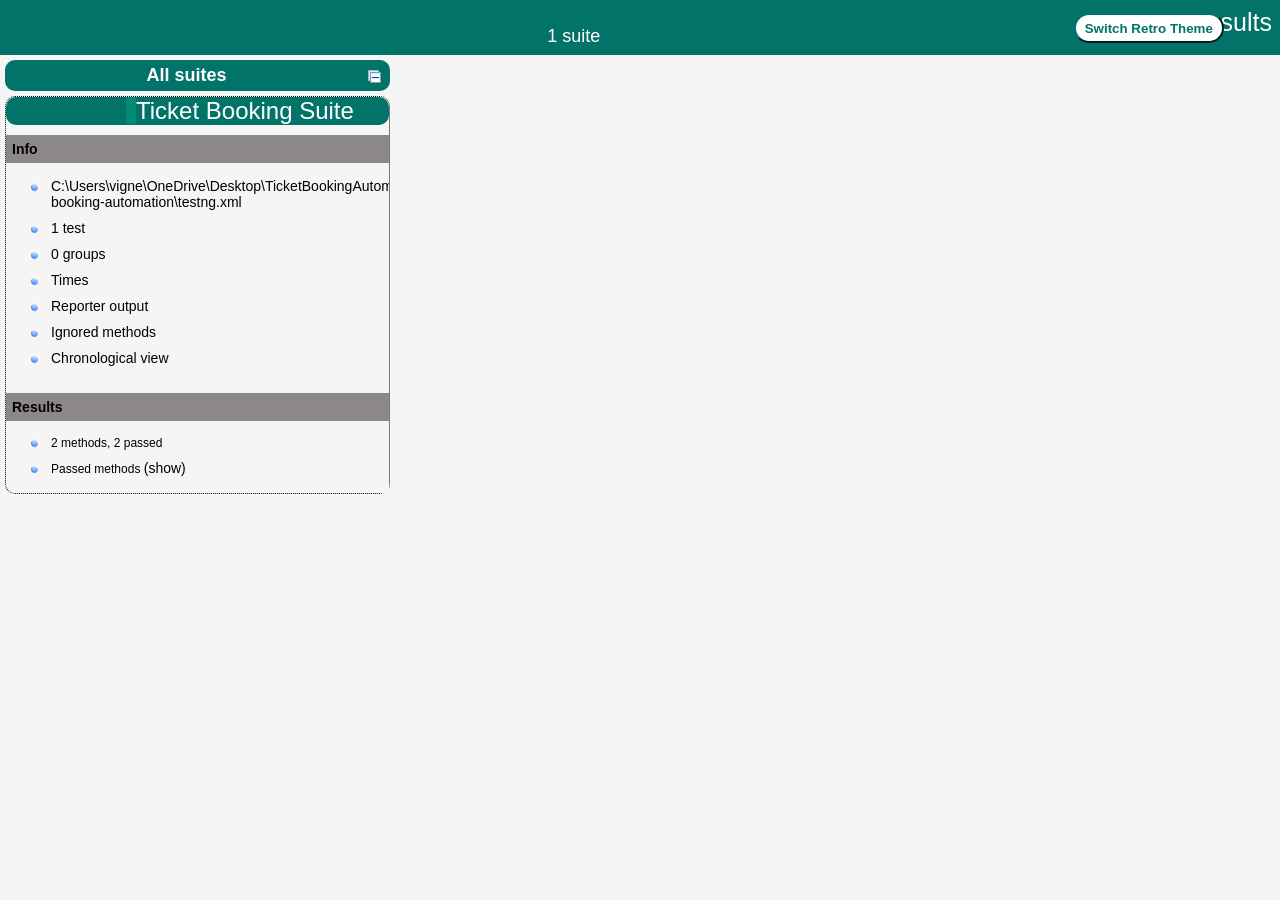
<file: ticket-booking-automation/target/surefire-reports/index.html>
<!DOCTYPE html>

<html>
  <head>
  <meta charset='utf-8'>
  <title>TestNG reports</title>

    <link type="text/css" href="testng-reports1.css" rel="stylesheet" id="ultra" />
    <link type="text/css" href="testng-reports.css" rel="stylesheet" id="retro" disabled="false"/>
    <script type="text/javascript" src="jquery-3.6.0.min.js"></script>
    <script type="text/javascript" src="testng-reports.js"></script>
    <script type="text/javascript" src="https://www.google.com/jsapi"></script>
    <script type='text/javascript'>
      google.load('visualization', '1', {packages:['table']});
      google.setOnLoadCallback(drawTable);
      var suiteTableInitFunctions = new Array();
      var suiteTableData = new Array();
    </script>
    <!--
      <script type="text/javascript" src="jquery-ui/js/jquery-ui-1.8.16.custom.min.js"></script>
     -->
  </head>

  <body>    <div class="top-banner-root">
      <span class="top-banner-title-font">Test results</span>
      <button id="button" class="button">Switch Retro Theme</button> <!-- button -->
      <br/>
      <span class="top-banner-font-1">1 suite</span>
    </div> <!-- top-banner-root -->
    <div class="navigator-root">
      <div class="navigator-suite-header">
        <span>All suites</span>
        <a href="#" title="Collapse/expand all the suites" class="collapse-all-link">
          <img src="collapseall.gif" class="collapse-all-icon">
          </img> <!-- collapse-all-icon -->
        </a> <!-- collapse-all-link -->
      </div> <!-- navigator-suite-header -->
      <div class="suite">
        <div class="rounded-window">
          <div class="suite-header light-rounded-window-top">
            <a href="#" panel-name="suite-Ticket_Booking_Suite" class="navigator-link">
              <span class="suite-name border-passed">Ticket Booking Suite</span>
            </a> <!-- navigator-link -->
          </div> <!-- suite-header light-rounded-window-top -->
          <div class="navigator-suite-content">
            <div class="suite-section-title">
              <span>Info</span>
            </div> <!-- suite-section-title -->
            <div class="suite-section-content">
              <ul>
                <li>
                  <a href="#" panel-name="test-xml-Ticket_Booking_Suite" class="navigator-link ">
                    <span>C:\Users\vigne\OneDrive\Desktop\TicketBookingAutomation\ticket-booking-automation\testng.xml</span>
                  </a> <!-- navigator-link  -->
                </li>
                <li>
                  <a href="#" panel-name="testlist-Ticket_Booking_Suite" class="navigator-link ">
                    <span class="test-stats">1 test</span>
                  </a> <!-- navigator-link  -->
                </li>
                <li>
                  <a href="#" panel-name="group-Ticket_Booking_Suite" class="navigator-link ">
                    <span>0 groups</span>
                  </a> <!-- navigator-link  -->
                </li>
                <li>
                  <a href="#" panel-name="times-Ticket_Booking_Suite" class="navigator-link ">
                    <span>Times</span>
                  </a> <!-- navigator-link  -->
                </li>
                <li>
                  <a href="#" panel-name="reporter-Ticket_Booking_Suite" class="navigator-link ">
                    <span>Reporter output</span>
                  </a> <!-- navigator-link  -->
                </li>
                <li>
                  <a href="#" panel-name="ignored-methods-Ticket_Booking_Suite" class="navigator-link ">
                    <span>Ignored methods</span>
                  </a> <!-- navigator-link  -->
                </li>
                <li>
                  <a href="#" panel-name="chronological-Ticket_Booking_Suite" class="navigator-link ">
                    <span>Chronological view</span>
                  </a> <!-- navigator-link  -->
                </li>
              </ul>
            </div> <!-- suite-section-content -->
            <div class="result-section">
              <div class="suite-section-title">
                <span>Results</span>
              </div> <!-- suite-section-title -->
              <div class="suite-section-content">
                <ul>
                  <li>
                    <span class="method-stats">2 methods,   2 passed</span>
                  </li>
                  <li>
                    <span class="method-list-title passed">Passed methods</span>
                    <span class="show-or-hide-methods passed">
                      <a href="#" panel-name="suite-Ticket_Booking_Suite" class="hide-methods passed suite-Ticket_Booking_Suite"> (hide)</a> <!-- hide-methods passed suite-Ticket_Booking_Suite -->
                      <a href="#" panel-name="suite-Ticket_Booking_Suite" class="show-methods passed suite-Ticket_Booking_Suite"> (show)</a> <!-- show-methods passed suite-Ticket_Booking_Suite -->
                    </span>
                    <div class="method-list-content passed suite-Ticket_Booking_Suite">
                      <span>
                        <img src="passed.png" width="3%"/>
                        <a href="#" panel-name="suite-Ticket_Booking_Suite" title="com.ticket.tests.ConcurrencyTest" class="method navigator-link" hash-for-method="multipleUsersBookingTest">multipleUsersBookingTest</a> <!-- method navigator-link -->
                      </span>
                      <br/>
                      <span>
                        <img src="passed.png" width="3%"/>
                        <a href="#" panel-name="suite-Ticket_Booking_Suite" title="com.ticket.tests.BookingTest" class="method navigator-link" hash-for-method="ticketBookingTest">ticketBookingTest</a> <!-- method navigator-link -->
                      </span>
                      <br/>
                    </div> <!-- method-list-content passed suite-Ticket_Booking_Suite -->
                  </li>
                </ul>
              </div> <!-- suite-section-content -->
            </div> <!-- result-section -->
          </div> <!-- navigator-suite-content -->
        </div> <!-- rounded-window -->
      </div> <!-- suite -->
    </div> <!-- navigator-root -->
    <div class="wrapper">
      <div class="main-panel-root">
        <div panel-name="suite-Ticket_Booking_Suite" class="panel Ticket_Booking_Suite">
          <div class="suite-Ticket_Booking_Suite-class-passed">
            <div class="main-panel-header rounded-window-top">
              <img src="passed.png"/>
              <span class="class-name">com.ticket.tests.BookingTest</span>
            </div> <!-- main-panel-header rounded-window-top -->
            <div class="main-panel-content rounded-window-bottom">
              <div class="method">
                <div class="method-content">
                  <a name="ticketBookingTest">
                  </a> <!-- ticketBookingTest -->
                  <span class="method-name">ticketBookingTest</span>
                </div> <!-- method-content -->
              </div> <!-- method -->
            </div> <!-- main-panel-content rounded-window-bottom -->
          </div> <!-- suite-Ticket_Booking_Suite-class-passed -->
          <div class="suite-Ticket_Booking_Suite-class-passed">
            <div class="main-panel-header rounded-window-top">
              <img src="passed.png"/>
              <span class="class-name">com.ticket.tests.ConcurrencyTest</span>
            </div> <!-- main-panel-header rounded-window-top -->
            <div class="main-panel-content rounded-window-bottom">
              <div class="method">
                <div class="method-content">
                  <a name="multipleUsersBookingTest">
                  </a> <!-- multipleUsersBookingTest -->
                  <span class="method-name">multipleUsersBookingTest</span>
                </div> <!-- method-content -->
              </div> <!-- method -->
            </div> <!-- main-panel-content rounded-window-bottom -->
          </div> <!-- suite-Ticket_Booking_Suite-class-passed -->
        </div> <!-- panel Ticket_Booking_Suite -->
        <div panel-name="test-xml-Ticket_Booking_Suite" class="panel">
          <div class="main-panel-header rounded-window-top">
            <span class="header-content">C:\Users\vigne\OneDrive\Desktop\TicketBookingAutomation\ticket-booking-automation\testng.xml</span>
          </div> <!-- main-panel-header rounded-window-top -->
          <div class="main-panel-content rounded-window-bottom">
            <pre>
&lt;?xml version=&quot;1.0&quot; encoding=&quot;UTF-8&quot;?&gt;
&lt;!DOCTYPE suite SYSTEM &quot;https://testng.org/testng-1.0.dtd&quot;&gt;
&lt;suite name=&quot;Ticket Booking Suite&quot; guice-stage=&quot;DEVELOPMENT&quot; verbose=&quot;0&quot;&gt;
  &lt;test thread-count=&quot;5&quot; name=&quot;Ticket Booking Tests&quot; verbose=&quot;0&quot;&gt;
    &lt;classes&gt;
      &lt;class name=&quot;com.ticket.tests.BookingTest&quot;/&gt;
      &lt;class name=&quot;com.ticket.tests.ConcurrencyTest&quot;/&gt;
    &lt;/classes&gt;
  &lt;/test&gt; &lt;!-- Ticket Booking Tests --&gt;
&lt;/suite&gt; &lt;!-- Ticket Booking Suite --&gt;
            </pre>
          </div> <!-- main-panel-content rounded-window-bottom -->
        </div> <!-- panel -->
        <div panel-name="testlist-Ticket_Booking_Suite" class="panel">
          <div class="main-panel-header rounded-window-top">
            <span class="header-content">Tests for Ticket Booking Suite</span>
          </div> <!-- main-panel-header rounded-window-top -->
          <div class="main-panel-content rounded-window-bottom">
            <ul>
              <li>
                <span class="test-name">Ticket Booking Tests (2 classes)</span>
              </li>
            </ul>
          </div> <!-- main-panel-content rounded-window-bottom -->
        </div> <!-- panel -->
        <div panel-name="group-Ticket_Booking_Suite" class="panel">
          <div class="main-panel-header rounded-window-top">
            <span class="header-content">Groups for Ticket Booking Suite</span>
          </div> <!-- main-panel-header rounded-window-top -->
          <div class="main-panel-content rounded-window-bottom">
          </div> <!-- main-panel-content rounded-window-bottom -->
        </div> <!-- panel -->
        <div panel-name="times-Ticket_Booking_Suite" class="panel">
          <div class="main-panel-header rounded-window-top">
            <span class="header-content">Times for Ticket Booking Suite</span>
          </div> <!-- main-panel-header rounded-window-top -->
          <div class="main-panel-content rounded-window-bottom">
            <div class="times-div">
              <script type="text/javascript">
suiteTableInitFunctions.push('tableData_Ticket_Booking_Suite');
function tableData_Ticket_Booking_Suite() {
var data = new google.visualization.DataTable();
data.addColumn('number', 'Number');
data.addColumn('string', 'Method');
data.addColumn('string', 'Class');
data.addColumn('number', 'Time (ms)');
data.addRows(2);
data.setCell(0, 0, 0)
data.setCell(0, 1, 'ticketBookingTest')
data.setCell(0, 2, 'com.ticket.tests.BookingTest')
data.setCell(0, 3, 13860);
data.setCell(1, 0, 1)
data.setCell(1, 1, 'multipleUsersBookingTest')
data.setCell(1, 2, 'com.ticket.tests.ConcurrencyTest')
data.setCell(1, 3, 3);
window.suiteTableData['Ticket_Booking_Suite']= { tableData: data, tableDiv: 'times-div-Ticket_Booking_Suite'}
return data;
}
              </script>
              <span class="suite-total-time">Total running time: 13 seconds</span>
              <div id="times-div-Ticket_Booking_Suite">
              </div> <!-- times-div-Ticket_Booking_Suite -->
            </div> <!-- times-div -->
          </div> <!-- main-panel-content rounded-window-bottom -->
        </div> <!-- panel -->
        <div panel-name="reporter-Ticket_Booking_Suite" class="panel">
          <div class="main-panel-header rounded-window-top">
            <span class="header-content">Reporter output for Ticket Booking Suite</span>
          </div> <!-- main-panel-header rounded-window-top -->
          <div class="main-panel-content rounded-window-bottom">
          </div> <!-- main-panel-content rounded-window-bottom -->
        </div> <!-- panel -->
        <div panel-name="ignored-methods-Ticket_Booking_Suite" class="panel">
          <div class="main-panel-header rounded-window-top">
            <span class="header-content">0 ignored methods</span>
          </div> <!-- main-panel-header rounded-window-top -->
          <div class="main-panel-content rounded-window-bottom">
          </div> <!-- main-panel-content rounded-window-bottom -->
        </div> <!-- panel -->
        <div panel-name="chronological-Ticket_Booking_Suite" class="panel">
          <div class="main-panel-header rounded-window-top">
            <span class="header-content">Methods in chronological order</span>
          </div> <!-- main-panel-header rounded-window-top -->
          <div class="main-panel-content rounded-window-bottom">
            <div class="chronological-class">
              <div class="chronological-class-name">com.ticket.tests.BookingTest</div> <!-- chronological-class-name -->
              <div class="configuration-method before">
                <span class="method-name">setup</span>
                <span class="method-start">0 ms</span>
              </div> <!-- configuration-method before -->
              <div class="test-method">
                <span class="method-name">ticketBookingTest</span>
                <span class="method-start">1642 ms</span>
              </div> <!-- test-method -->
              <div class="configuration-method after">
                <span class="method-name">tearDown</span>
                <span class="method-start">15504 ms</span>
              </div> <!-- configuration-method after -->
            </div> <!-- chronological-class -->
            <div class="chronological-class">
              <div class="chronological-class-name">com.ticket.tests.ConcurrencyTest</div> <!-- chronological-class-name -->
              <div class="configuration-method before">
                <span class="method-name">setup</span>
                <span class="method-start">15681 ms</span>
              </div> <!-- configuration-method before -->
              <div class="test-method">
                <span class="method-name">multipleUsersBookingTest</span>
                <span class="method-start">16690 ms</span>
              </div> <!-- test-method -->
              <div class="configuration-method after">
                <span class="method-name">tearDown</span>
                <span class="method-start">16693 ms</span>
              </div> <!-- configuration-method after -->
          </div> <!-- main-panel-content rounded-window-bottom -->
        </div> <!-- panel -->
      </div> <!-- main-panel-root -->
    </div> <!-- wrapper -->
  </body>
<script type="text/javascript" src="testng-reports2.js"></script>
</html>
</file>
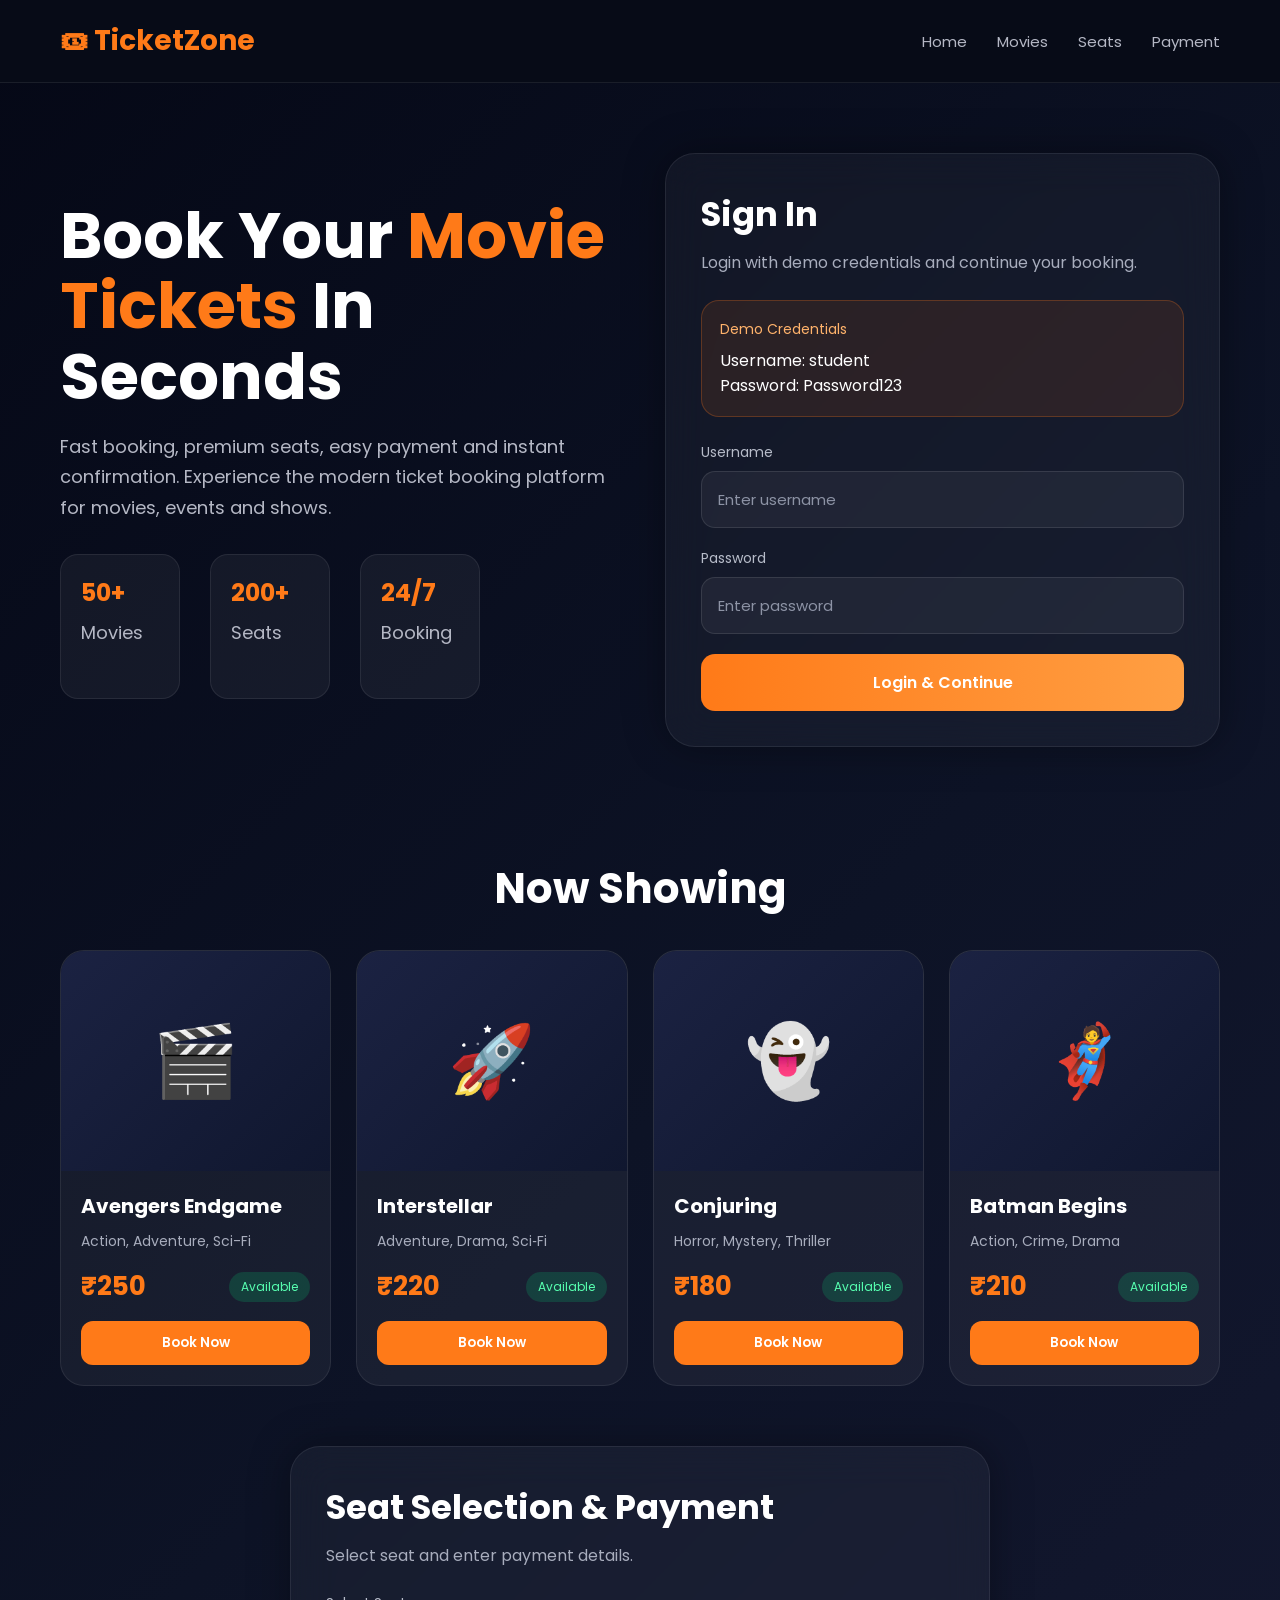
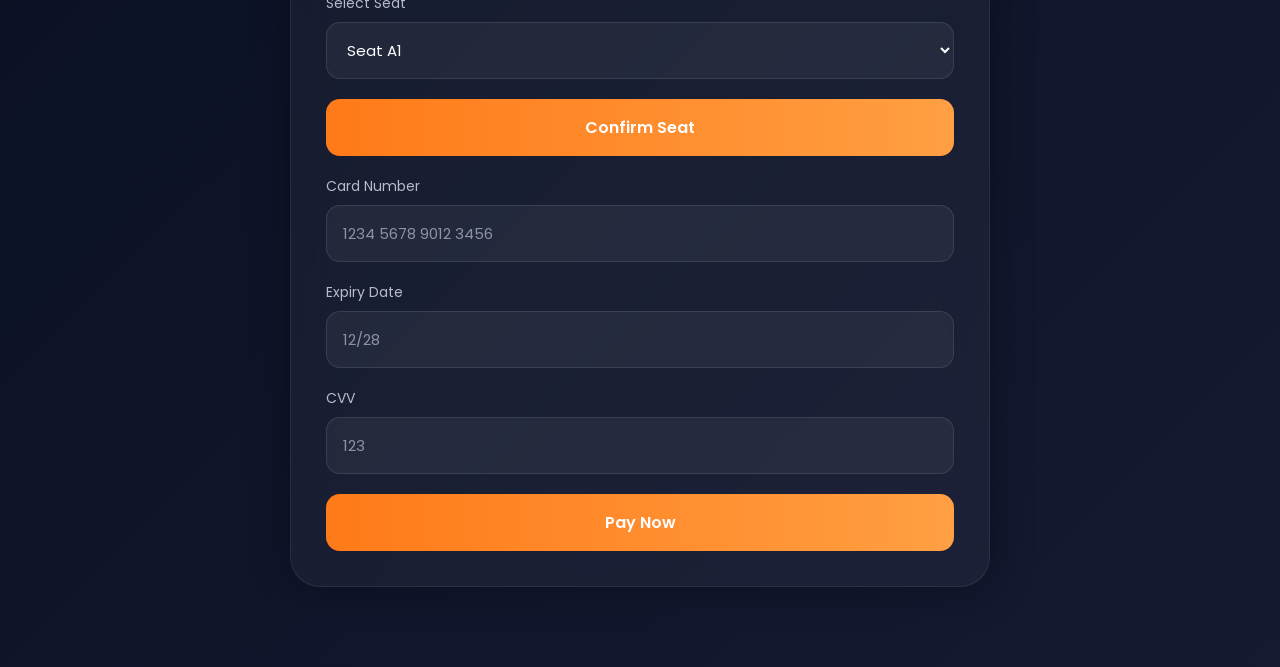
<file: ticket-booking-automation/target/test-classes/index.html>
<!DOCTYPE html>
<html lang="en">
<head>
    <meta charset="UTF-8">
    <meta name="viewport" content="width=device-width, initial-scale=1.0">
    <title>Ticket Booking Demo</title>

    <link rel="preconnect" href="https://fonts.googleapis.com">
    <link rel="preconnect" href="https://fonts.gstatic.com" crossorigin>
    <link href="https://fonts.googleapis.com/css2?family=Poppins:wght@300;400;500;600;700&display=swap" rel="stylesheet">

    <style>
        * {
            margin: 0;
            padding: 0;
            box-sizing: border-box;
            font-family: 'Poppins', sans-serif;
        }

        body {
            background: linear-gradient(135deg, #050816, #0d1326, #151932);
            color: white;
            min-height: 100vh;
            overflow-x: hidden;
        }

        .navbar {
            display: flex;
            justify-content: space-between;
            align-items: center;
            padding: 20px 60px;
            background: rgba(8, 12, 24, 0.95);
            border-bottom: 1px solid rgba(255,255,255,0.08);
            position: sticky;
            top: 0;
            z-index: 100;
        }

        .logo {
            font-size: 28px;
            font-weight: 700;
            color: #ff7a18;
        }

        .nav-links {
            display: flex;
            gap: 30px;
            color: #b5b8c5;
            font-size: 15px;
        }

        .hero {
            display: grid;
            grid-template-columns: 1fr 1fr;
            padding: 70px 60px;
            gap: 50px;
            align-items: center;
        }

        .hero-left h1 {
            font-size: 64px;
            line-height: 1.1;
            margin-bottom: 20px;
        }

        .hero-left p {
            color: #b5b8c5;
            font-size: 18px;
            margin-bottom: 30px;
            line-height: 1.7;
        }

        .highlight {
            color: #ff7a18;
        }

        .stats {
            display: flex;
            gap: 30px;
            margin-top: 30px;
        }

        .stat-box {
            background: rgba(255,255,255,0.05);
            padding: 20px;
            border-radius: 18px;
            min-width: 120px;
            border: 1px solid rgba(255,255,255,0.08);
        }

        .stat-box h2 {
            color: #ff7a18;
            margin-bottom: 8px;
        }

        .hero-right {
            background: rgba(255,255,255,0.04);
            border: 1px solid rgba(255,255,255,0.08);
            border-radius: 30px;
            padding: 35px;
            backdrop-filter: blur(20px);
            box-shadow: 0 0 40px rgba(0,0,0,0.35);
        }

        .hero-right h2 {
            font-size: 34px;
            margin-bottom: 10px;
        }

        .hero-right p {
            color: #a8adbd;
            margin-bottom: 25px;
        }

        .demo-box {
            background: rgba(255, 122, 24, 0.1);
            border: 1px solid rgba(255, 122, 24, 0.25);
            padding: 18px;
            border-radius: 18px;
            margin-bottom: 25px;
        }

        .demo-box span {
            color: #ffb36b;
            font-size: 14px;
            display: block;
            margin-bottom: 8px;
        }

        .form-group {
            margin-bottom: 20px;
        }

        .form-group label {
            display: block;
            margin-bottom: 8px;
            color: #b7bcc9;
            font-size: 14px;
        }

        .form-group input,
        .form-group select {
            width: 100%;
            padding: 16px;
            border-radius: 14px;
            border: 1px solid rgba(255,255,255,0.1);
            background: rgba(255,255,255,0.05);
            color: white;
            font-size: 15px;
            outline: none;
        }

        .form-group input::placeholder {
            color: #8d93a5;
        }

        .btn {
            width: 100%;
            padding: 16px;
            border: none;
            border-radius: 14px;
            background: linear-gradient(90deg, #ff7a18, #ff9f43);
            color: white;
            font-size: 16px;
            font-weight: 600;
            cursor: pointer;
            transition: 0.3s ease;
        }

        .btn:hover {
            transform: translateY(-2px);
            box-shadow: 0 10px 20px rgba(255, 122, 24, 0.3);
        }

        .section-title {
            text-align: center;
            font-size: 42px;
            margin-top: 40px;
            margin-bottom: 30px;
        }

        .movie-grid {
            display: grid;
            grid-template-columns: repeat(4, 1fr);
            gap: 25px;
            padding: 0 60px 60px;
        }

        .movie-card {
            background: rgba(255,255,255,0.05);
            border: 1px solid rgba(255,255,255,0.08);
            border-radius: 24px;
            overflow: hidden;
            transition: 0.3s ease;
        }

        .movie-card:hover {
            transform: translateY(-8px);
            box-shadow: 0 15px 35px rgba(0,0,0,0.35);
        }

        .movie-image {
            height: 220px;
            display: flex;
            align-items: center;
            justify-content: center;
            font-size: 70px;
            background: linear-gradient(135deg, #1b2242, #10172f);
        }

        .movie-content {
            padding: 20px;
        }

        .movie-content h3 {
            margin-bottom: 10px;
            font-size: 20px;
        }

        .movie-content p {
            color: #a8adbd;
            font-size: 14px;
            margin-bottom: 15px;
        }

        .price-row {
            display: flex;
            justify-content: space-between;
            align-items: center;
            margin-bottom: 15px;
        }

        .price {
            font-size: 26px;
            color: #ff7a18;
            font-weight: 700;
        }

        .tag {
            background: rgba(0,255,136,0.15);
            color: #57ffb0;
            padding: 6px 12px;
            border-radius: 30px;
            font-size: 12px;
        }

        .movie-card button {
            width: 100%;
            padding: 12px;
            border: none;
            border-radius: 12px;
            background: #ff7a18;
            color: white;
            font-weight: 600;
            cursor: pointer;
        }

        @media(max-width: 1100px) {
            .hero {
                grid-template-columns: 1fr;
            }

            .movie-grid {
                grid-template-columns: repeat(2, 1fr);
            }
        }

        @media(max-width: 700px) {
            .navbar {
                padding: 20px;
                flex-direction: column;
                gap: 15px;
            }

            .hero {
                padding: 40px 20px;
            }

            .hero-left h1 {
                font-size: 42px;
            }

            .stats {
                flex-direction: column;
            }

            .movie-grid {
                grid-template-columns: 1fr;
                padding: 0 20px 40px;
            }
        }
    </style>
</head>
<body>

    <div class="navbar">
        <div class="logo">🎟 TicketZone</div>
        <div class="nav-links">
            <span>Home</span>
            <span>Movies</span>
            <span>Seats</span>
            <span>Payment</span>
        </div>
    </div>

    <section class="hero">
        <div class="hero-left">
            <h1>Book Your <span class="highlight">Movie Tickets</span> In Seconds</h1>
            <p>
                Fast booking, premium seats, easy payment and instant confirmation.
                Experience the modern ticket booking platform for movies, events and shows.
            </p>

            <div class="stats">
                <div class="stat-box">
                    <h2>50+</h2>
                    <p>Movies</p>
                </div>
                <div class="stat-box">
                    <h2>200+</h2>
                    <p>Seats</p>
                </div>
                <div class="stat-box">
                    <h2>24/7</h2>
                    <p>Booking</p>
                </div>
            </div>
        </div>

        <div class="hero-right">
            <h2>Sign In</h2>
            <p>Login with demo credentials and continue your booking.</p>

            <div class="demo-box">
                <span>Demo Credentials</span>
                Username: student <br>
                Password: Password123
            </div>

            <div class="form-group">
                <label>Username</label>
                <input type="text" id="username" placeholder="Enter username">
            </div>

            <div class="form-group">
                <label>Password</label>
                <input type="password" id="password" placeholder="Enter password">
            </div>

            <button class="btn" id="loginBtn">Login & Continue</button>
        </div>
    </section>

    <h2 class="section-title">Now Showing</h2>

    <section class="movie-grid">
        <div class="movie-card">
            <div class="movie-image">🎬</div>
            <div class="movie-content">
                <h3 id="movie">Avengers Endgame</h3>
                <p>Action, Adventure, Sci-Fi</p>
                <div class="price-row">
                    <div class="price">₹250</div>
                    <div class="tag">Available</div>
                </div>
                <button id="bookNow">Book Now</button>
            </div>
        </div>

        <div class="movie-card">
            <div class="movie-image">🚀</div>
            <div class="movie-content">
                <h3>Interstellar</h3>
                <p>Adventure, Drama, Sci‑Fi</p>
                <div class="price-row">
                    <div class="price">₹220</div>
                    <div class="tag">Available</div>
                </div>
                <button>Book Now</button>
            </div>
        </div>

        <div class="movie-card">
            <div class="movie-image">👻</div>
            <div class="movie-content">
                <h3>Conjuring</h3>
                <p>Horror, Mystery, Thriller</p>
                <div class="price-row">
                    <div class="price">₹180</div>
                    <div class="tag">Available</div>
                </div>
                <button>Book Now</button>
            </div>
        </div>

        <div class="movie-card">
            <div class="movie-image">🦸</div>
            <div class="movie-content">
                <h3>Batman Begins</h3>
                <p>Action, Crime, Drama</p>
                <div class="price-row">
                    <div class="price">₹210</div>
                    <div class="tag">Available</div>
                </div>
                <button>Book Now</button>
            </div>
        </div>
    </section>

    <section style="padding: 0 60px 80px;">
        <div class="hero-right" style="max-width: 700px; margin: auto;">
            <h2>Seat Selection & Payment</h2>
            <p>Select seat and enter payment details.</p>

            <div class="form-group">
                <label>Select Seat</label>
                <select id="seat">
                    <option id="seatOption">Seat A1</option>
                    <option>Seat A2</option>
                    <option>Seat B1</option>
                    <option>Seat B2</option>
                </select>
            </div>

            <button class="btn" id="confirmSeat" style="margin-bottom: 20px;">Confirm Seat</button>

            <div class="form-group">
                <label>Card Number</label>
                <input type="text" id="cardNumber" placeholder="1234 5678 9012 3456">
            </div>

            <div class="form-group">
                <label>Expiry Date</label>
                <input type="text" id="expiryDate" placeholder="12/28">
            </div>

            <div class="form-group">
                <label>CVV</label>
                <input type="password" id="cvv" placeholder="123">
            </div>

            <button class="btn" id="payNow">Pay Now</button>
        </div>
    </section>

</body>
</html>
</file>
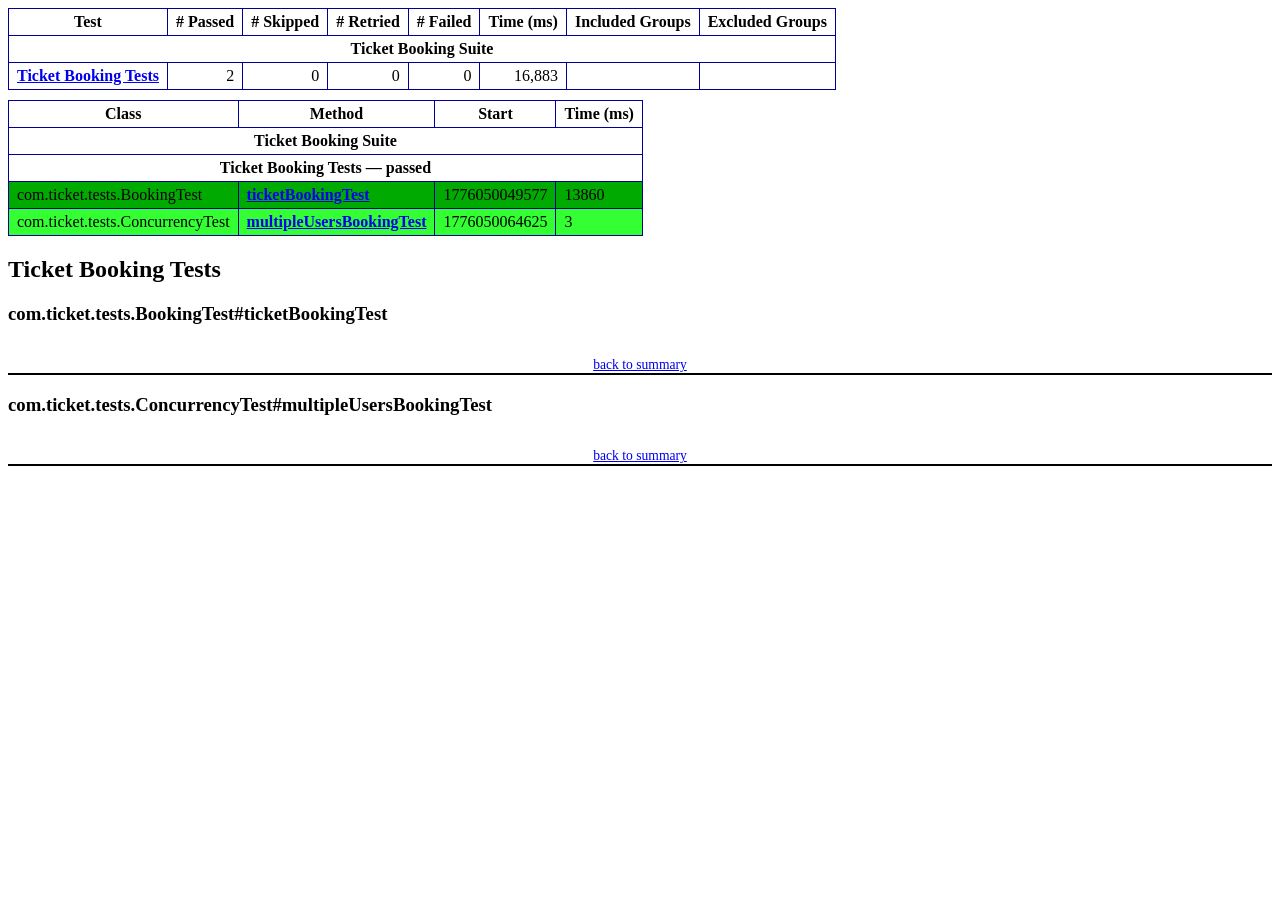
<file: ticket-booking-automation/target/surefire-reports/emailable-report.html>
<!DOCTYPE html PUBLIC "-//W3C//DTD XHTML 1.1//EN" "https://www.w3.org/TR/xhtml11/DTD/xhtml11.dtd">
<html xmlns="https://www.w3.org/1999/xhtml">
<head>
<meta http-equiv="content-type" content="text/html; charset=UTF-8"/>
<title>TestNG Report</title>
<style type="text/css">table {margin-bottom:10px;border-collapse:collapse;empty-cells:show}th,td {border:1px solid #009;padding:.25em .5em}th {vertical-align:bottom}td {vertical-align:top}table a {font-weight:bold}.stripe td {background-color: #E6EBF9}.num {text-align:right}.passedodd td {background-color: #3F3}.passedeven td {background-color: #0A0}.skippedodd td {background-color: #DDD}.skippedeven td {background-color: #CCC}.failedodd td,.attn {background-color: #F33}.failedeven td,.stripe .attn {background-color: #D00}.stacktrace {white-space:pre;font-family:monospace}.totop {font-size:85%;text-align:center;border-bottom:2px solid #000}.invisible {display:none}</style>
</head>
<body>
<table>
<tr><th>Test</th><th># Passed</th><th># Skipped</th><th># Retried</th><th># Failed</th><th>Time (ms)</th><th>Included Groups</th><th>Excluded Groups</th></tr>
<tr><th colspan="8">Ticket Booking Suite</th></tr>
<tr><td><a href="#t0">Ticket Booking Tests</a></td><td class="num">2</td><td class="num">0</td><td class="num">0</td><td class="num">0</td><td class="num">16,883</td><td></td><td></td></tr>
</table>
<table id='summary'><thead><tr><th>Class</th><th>Method</th><th>Start</th><th>Time (ms)</th></tr></thead><tbody><tr><th colspan="4">Ticket Booking Suite</th></tr></tbody><tbody id="t0"><tr><th colspan="4">Ticket Booking Tests &#8212; passed</th></tr><tr class="passedeven"><td rowspan="1">com.ticket.tests.BookingTest</td><td><a href="#m0">ticketBookingTest</a></td><td rowspan="1">1776050049577</td><td rowspan="1">13860</td></tr><tr class="passedodd"><td rowspan="1">com.ticket.tests.ConcurrencyTest</td><td><a href="#m1">multipleUsersBookingTest</a></td><td rowspan="1">1776050064625</td><td rowspan="1">3</td></tr></tbody>
</table>
<h2>Ticket Booking Tests</h2><h3 id="m0">com.ticket.tests.BookingTest#ticketBookingTest</h3><table class="result"><tr><th class="invisible"/></tr></table><p class="totop"><a href="#summary">back to summary</a></p>
<h3 id="m1">com.ticket.tests.ConcurrencyTest#multipleUsersBookingTest</h3><table class="result"><tr><th class="invisible"/></tr></table><p class="totop"><a href="#summary">back to summary</a></p>
</body>
</html>
</file>
<file: ticket-booking-automation/target/surefire-reports/testng-reports1.css>
body {
    background-color: whitesmoke;
    margin: 0 0 5px 5px;
}
ul {
     margin-top: 10px;
     margin-left:-10px;
}
 li {
     font-family: "Helvetica Neue", Helvetica, Arial, sans-serif;
     padding:5px 5px;
 }
 a {
     text-decoration: none;
     color: black;
     font-size: 14px;
 }

 a:hover {
    color:black ;
    text-decoration: underline;
 }

 .navigator-selected {
     /* #ffa500; Mouse hover color after click Orange.*/
     background:#027368
 }

 .wrapper {
     position: absolute;
     top: 60px;
     bottom: 0;
     left: 400px;
     right: 0;
     margin-right:9px;
     overflow: auto;/*imortant*/
 }

 .navigator-root {
     position: absolute;
     top: 60px;
     bottom: 0;
     left: 0;
     width: 400px;
     overflow-y: auto;/*important*/
 }

 .suite {
     margin: -5px 10px 10px 5px;
     background-color: whitesmoke ;/*Colour of the left bside box*/
 }

 .suite-name {
     font-size: 24px;
     font-family: "Helvetica Neue", Helvetica, Arial, sans-serif;/*All TEST SUITE*/
     color: white;
 }

 .main-panel-header {
     padding: 5px;
     background-color: #027368; /*afeeee*/;
     font-family: "Helvetica Neue", Helvetica, Arial, sans-serif;
     color:white;
     font-size: 18px;
 }

 .main-panel-content {
     padding: 5px;
     margin-bottom: 10px;
     background-color: #CCD0D1; /*d0ffff*/; /*Belongs to backGround of rightSide boxes*/
 }

 .rounded-window {
     border-style: dotted;
     border-width: 1px;/*Border of left Side box*/
     background-color: whitesmoke;
     border-radius: 10px;
 }

 .rounded-window-top {
     border-top-right-radius: 10px 10px;
     border-top-left-radius: 10px 10px;
     border-style: solid;
     border-width: 1px;
     overflow: auto;/*Top of RightSide box*/
 }

 .light-rounded-window-top {
     background-color: #027368;
     padding-left:120px;
     border-radius: 10px;

 }

 .rounded-window-bottom {
     border-bottom-right-radius: 10px 10px;
     border-bottom-left-radius: 10px 10px;
     overflow: auto;/*Bottom of rightSide box*/
 }

 .method-name {
     font-size: 14px;
     font-family: "Helvetica Neue", Helvetica, Arial, sans-serif;
     font-weight: bold;
 }

 .method-content {
     border-style: solid;
     border-width: 0 0 1px 0;
     margin-bottom: 10px;
     padding-bottom: 5px;
     width: 100%;
 }

 .parameters {
     font-size: 14px;
     font-family: "Helvetica Neue", Helvetica, Arial, sans-serif;
 }

 .stack-trace {
     white-space: pre;
     font-family: "Helvetica Neue", Helvetica, Arial, sans-serif;
     font-size: 12px;
     font-weight: bold;
     margin-top: 0;
     margin-left: 20px; /*Error Stack Trace Message*/
 }

 .testng-xml {
    font-family: "Helvetica Neue", Helvetica, Arial, sans-serif;
 }

 .method-list-content {
     margin-left: 10px;
 }

 .navigator-suite-content {
     margin-left: 10px;
     font: 12px 'Lucida Grande';
 }

 .suite-section-title {
     font-family: "Helvetica Neue", Helvetica, Arial, sans-serif;
     font-size: 14px;
     font-weight:bold;
     background-color: #8C8887;
     margin-left: -10px;
     margin-top:10px;
     padding:6px;
 }

 .suite-section-content {
     list-style-image: url(bullet_point.png);
     background-color: whitesmoke;
     font-family: "Helvetica Neue", Helvetica, Arial, sans-serif;
     overflow: hidden;
 }

 .top-banner-root {
     position: absolute;
     top: 0;
     height: 45px;
     left: 0;
     right: 0;
     padding: 5px;
     margin: 0 0 5px 0;
     background-color: #027368;
     font-family: "Helvetica Neue", Helvetica, Arial, sans-serif;
     font-size: 18px;
     color: #fff;
     text-align: center;/*Belongs to the Top of Report*//*Status: - Completed*/
 }

 .top-banner-title-font {
     font-size: 25px;
     font-family: "Helvetica Neue", Helvetica, Arial, sans-serif;
     padding: 3px;
     float: right;
 }

 .test-name {
     font-family: "Helvetica Neue", Helvetica, Arial, sans-serif;
     font-size: 16px;
 }

 .suite-icon {
     padding: 5px;
     float: right;
     height: 20px;
 }

 .test-group {
     font: 20px 'Lucida Grande';
     margin: 5px 5px 10px 5px;
     border-width: 0 0 1px 0;
     border-style: solid;
     padding: 5px;
 }

 .test-group-name {
     font-weight: bold;
 }

 .method-in-group {
     font-size: 16px;
     margin-left: 80px;
 }

 table.google-visualization-table-table {
     width: 100%;
 }

 .reporter-method-name {
     font-size: 14px;
     font-family: "Helvetica Neue", Helvetica, Arial, sans-serif;
 }

 .reporter-method-output-div {
     padding: 5px;
     margin: 0 0 5px 20px;
     font-size: 12px;
     font-family: "Helvetica Neue", Helvetica, Arial, sans-serif;
     border-width: 0 0 0 1px;
     border-style: solid;
 }

 .ignored-class-div {
     font-size: 14px;
     font-family: "Helvetica Neue", Helvetica, Arial, sans-serif;
 }

 .ignored-methods-div {
     padding: 5px;
     margin: 0 0 5px 20px;
     font-size: 12px;
     font-family: "Helvetica Neue", Helvetica, Arial, sans-serif;
     border-width: 0 0 0 1px;
     border-style: solid;
 }

 .border-failed {
    border-radius:2px;
     border-style: solid;
     border-width: 0 0 0 10px;
     border-color: #F20505;
 }

 .border-skipped {
     border-radius:2px;
     border-style: solid;
     border-width: 0 0 0 10px;
     border-color: #F2BE22;
 }

 .border-passed {
     border-radius:2px;
     border-style: solid;
     border-width: 0 0 0 10px;
     border-color: #038C73;
 }

 .times-div {
     text-align: center;
     padding: 5px;
 }

 .suite-total-time {
     font: 16px 'Lucida Grande';
 }

 .configuration-suite {
     margin-left: 20px;
 }

 .configuration-test {
     margin-left: 40px;
 }

 .configuration-class {
     margin-left: 60px;
 }

 .configuration-method {
     margin-left: 80px;
 }

 .test-method {
     margin-left: 100px;
 }

 .chronological-class {
     background-color: #CCD0D1;
     border-width: 0 0 1px 1px;/*Chronological*/
 }

 .method-start {
     float: right;
 }

 .chronological-class-name {
     padding: 0 0 0 5px;
     margin-top:5px;
     font-family: "Helvetica Neue", Helvetica, Arial, sans-serif;
     color: #008;
 }

 .after, .before, .test-method {
     font-family: "Helvetica Neue", Helvetica, Arial, sans-serif;
     font-size: 14px;
     margin-top:5px;
 }

 .navigator-suite-header {
     font-size: 18px;
     margin: 0px 10px 10px 5px;
     padding: 5px;
     border-radius: 10px;
     background-color: #027368;
     color: white;
     font-weight:bold;
     font-family: "Helvetica Neue", Helvetica, Arial, sans-serif;
     text-align: center; /*All Suites on top of left box*//*Status: -Completed*/
 }

 .collapse-all-icon {
     padding: 3px;
     float: right;
 }
 .button{
    position: absolute;
    margin-left:500px;
    margin-top:8px;
    background-color: white;
    color:#027368;
    font-family: "Helvetica Neue", Helvetica, Arial, sans-serif;
    font-weight:bold;
    border-color:#027368;
    border-radius:25px;
    cursor: pointer;
    height:30px;
    width:150px;
    outline: none;
}
</file>
<file: ticket-booking-automation/target/surefire-reports/testng-reports.css>
body {
    margin: 0 0 5px 5px;
}

ul {
    margin: 0;
}

li {
    list-style-type: none;
}

a {
    text-decoration: none;
}

a:hover {
    text-decoration: underline;
}

.navigator-selected {
    background: #ffa500;
}

.wrapper {
    position: absolute;
    top: 60px;
    bottom: 0;
    left: 400px;
    right: 0;
    overflow: auto;
}

.navigator-root {
    position: absolute;
    top: 60px;
    bottom: 0;
    left: 0;
    width: 400px;
    overflow-y: auto;
}

.suite {
    margin: 0 10px 10px 0;
    background-color: #fff8dc;
}

.suite-name {
    padding-left: 10px;
    font-size: 25px;
    font-family: Times, sans-serif;
}

.main-panel-header {
    padding: 5px;
    background-color: #9FB4D9; /*afeeee*/;
    font-family: monospace;
    font-size: 18px;
}

.main-panel-content {
    padding: 5px;
    margin-bottom: 10px;
    background-color: #DEE8FC; /*d0ffff*/;
}

.rounded-window {
    border-radius: 10px;
    border-style: solid;
    border-width: 1px;
}

.rounded-window-top {
    border-top-right-radius: 10px 10px;
    border-top-left-radius: 10px 10px;
    border-style: solid;
    border-width: 1px;
    overflow: auto;
}

.light-rounded-window-top {
    border-top-right-radius: 10px 10px;
    border-top-left-radius: 10px 10px;
}

.rounded-window-bottom {
    border-style: solid;
    border-width: 0 1px 1px 1px;
    border-bottom-right-radius: 10px 10px;
    border-bottom-left-radius: 10px 10px;
    overflow: auto;
}

.method-name {
    font-size: 12px;
    font-family: monospace;
}

.method-content {
    border-style: solid;
    border-width: 0 0 1px 0;
    margin-bottom: 10px;
    padding-bottom: 5px;
    width: 80%;
}

.parameters {
    font-size: 14px;
    font-family: monospace;
}

.stack-trace {
    white-space: pre;
    font-family: monospace;
    font-size: 12px;
    font-weight: bold;
    margin-top: 0;
    margin-left: 20px;
}

.testng-xml {
    font-family: monospace;
}

.method-list-content {
    margin-left: 10px;
}

.navigator-suite-content {
    margin-left: 10px;
    font: 12px 'Lucida Grande';
}

.suite-section-title {
    margin-top: 10px;
    width: 80%;
    border-style: solid;
    border-width: 1px 0 0 0;
    font-family: Times, sans-serif;
    font-size: 18px;
    font-weight: bold;
}

.suite-section-content {
    list-style-image: url(bullet_point.png);
}

.top-banner-root {
    position: absolute;
    top: 0;
    height: 45px;
    left: 0;
    right: 0;
    padding: 5px;
    margin: 0 0 5px 0;
    background-color: #0066ff;
    font-family: Times, sans-serif;
    color: #fff;
    text-align: center;
}
.button{
    position: absolute;
    margin-left:500px;
    margin-top:8px;
    background-color: white;
    color:#0066ff;
    font-family: "Helvetica Neue", Helvetica, Arial, sans-serif;
    font-weight:bold;
    border-color:#0066ff ;
    border-radius:25px;
    cursor: pointer;
    height:30px;
    width:150px;
    outline:none;

}

.top-banner-title-font {
    font-size: 25px;
}

.test-name {
    font-family: 'Lucida Grande', sans-serif;
    font-size: 16px;
}

.suite-icon {
    padding: 5px;
    float: right;
    height: 20px;
}

.test-group {
    font: 20px 'Lucida Grande';
    margin: 5px 5px 10px 5px;
    border-width: 0 0 1px 0;
    border-style: solid;
    padding: 5px;
}

.test-group-name {
    font-weight: bold;
}

.method-in-group {
    font-size: 16px;
    margin-left: 80px;
}

table.google-visualization-table-table {
    width: 100%;
}

.reporter-method-name {
    font-size: 14px;
    font-family: monospace;
}

.reporter-method-output-div {
    padding: 5px;
    margin: 0 0 5px 20px;
    font-size: 12px;
    font-family: monospace;
    border-width: 0 0 0 1px;
    border-style: solid;
}

.ignored-class-div {
    font-size: 14px;
    font-family: monospace;
}

.ignored-methods-div {
    padding: 5px;
    margin: 0 0 5px 20px;
    font-size: 12px;
    font-family: monospace;
    border-width: 0 0 0 1px;
    border-style: solid;
}

.border-failed {
    border-top-left-radius: 10px 10px;
    border-bottom-left-radius: 10px 10px;
    border-style: solid;
    border-width: 0 0 0 10px;
    border-color: #f00;
}

.border-skipped {
    border-top-left-radius: 10px 10px;
    border-bottom-left-radius: 10px 10px;
    border-style: solid;
    border-width: 0 0 0 10px;
    border-color: #edc600;
}

.border-passed {
    border-top-left-radius: 10px 10px;
    border-bottom-left-radius: 10px 10px;
    border-style: solid;
    border-width: 0 0 0 10px;
    border-color: #19f52d;
}

.times-div {
    text-align: center;
    padding: 5px;
}

.suite-total-time {
    font: 16px 'Lucida Grande';
}

.configuration-suite {
    margin-left: 20px;
}

.configuration-test {
    margin-left: 40px;
}

.configuration-class {
    margin-left: 60px;
}

.configuration-method {
    margin-left: 80px;
}

.test-method {
    margin-left: 100px;
}

.chronological-class {
    background-color: skyblue;
    border-style: solid;
    border-width: 0 0 1px 1px;
}

.method-start {
    float: right;
}

.chronological-class-name {
    padding: 0 0 0 5px;
    color: #008;
}

.after, .before, .test-method {
    font-family: monospace;
    font-size: 14px;
}

.navigator-suite-header {
    font-size: 22px;
    margin: 0 10px 5px 0;
    background-color: #deb887;
    text-align: center;
}

.collapse-all-icon {
    padding: 5px;
    float: right;
}
/*retro Theme*/
</file>
